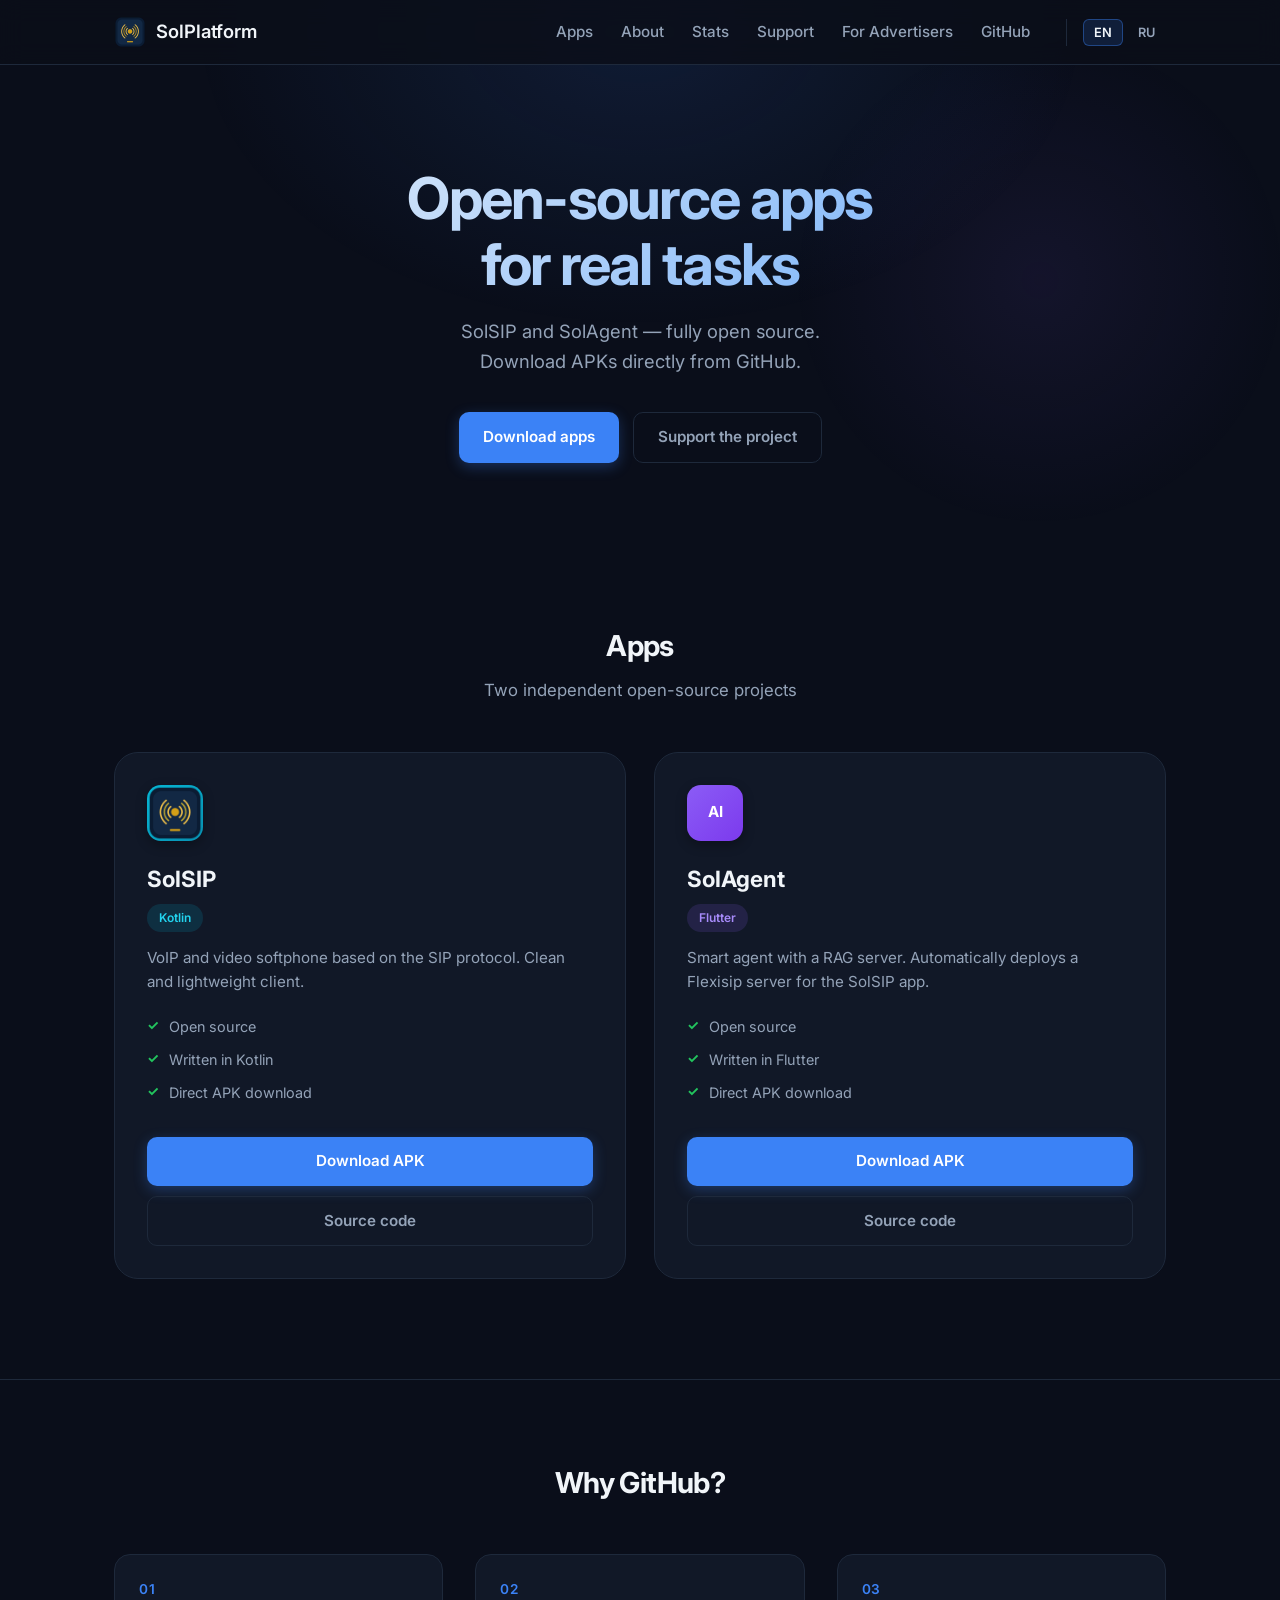
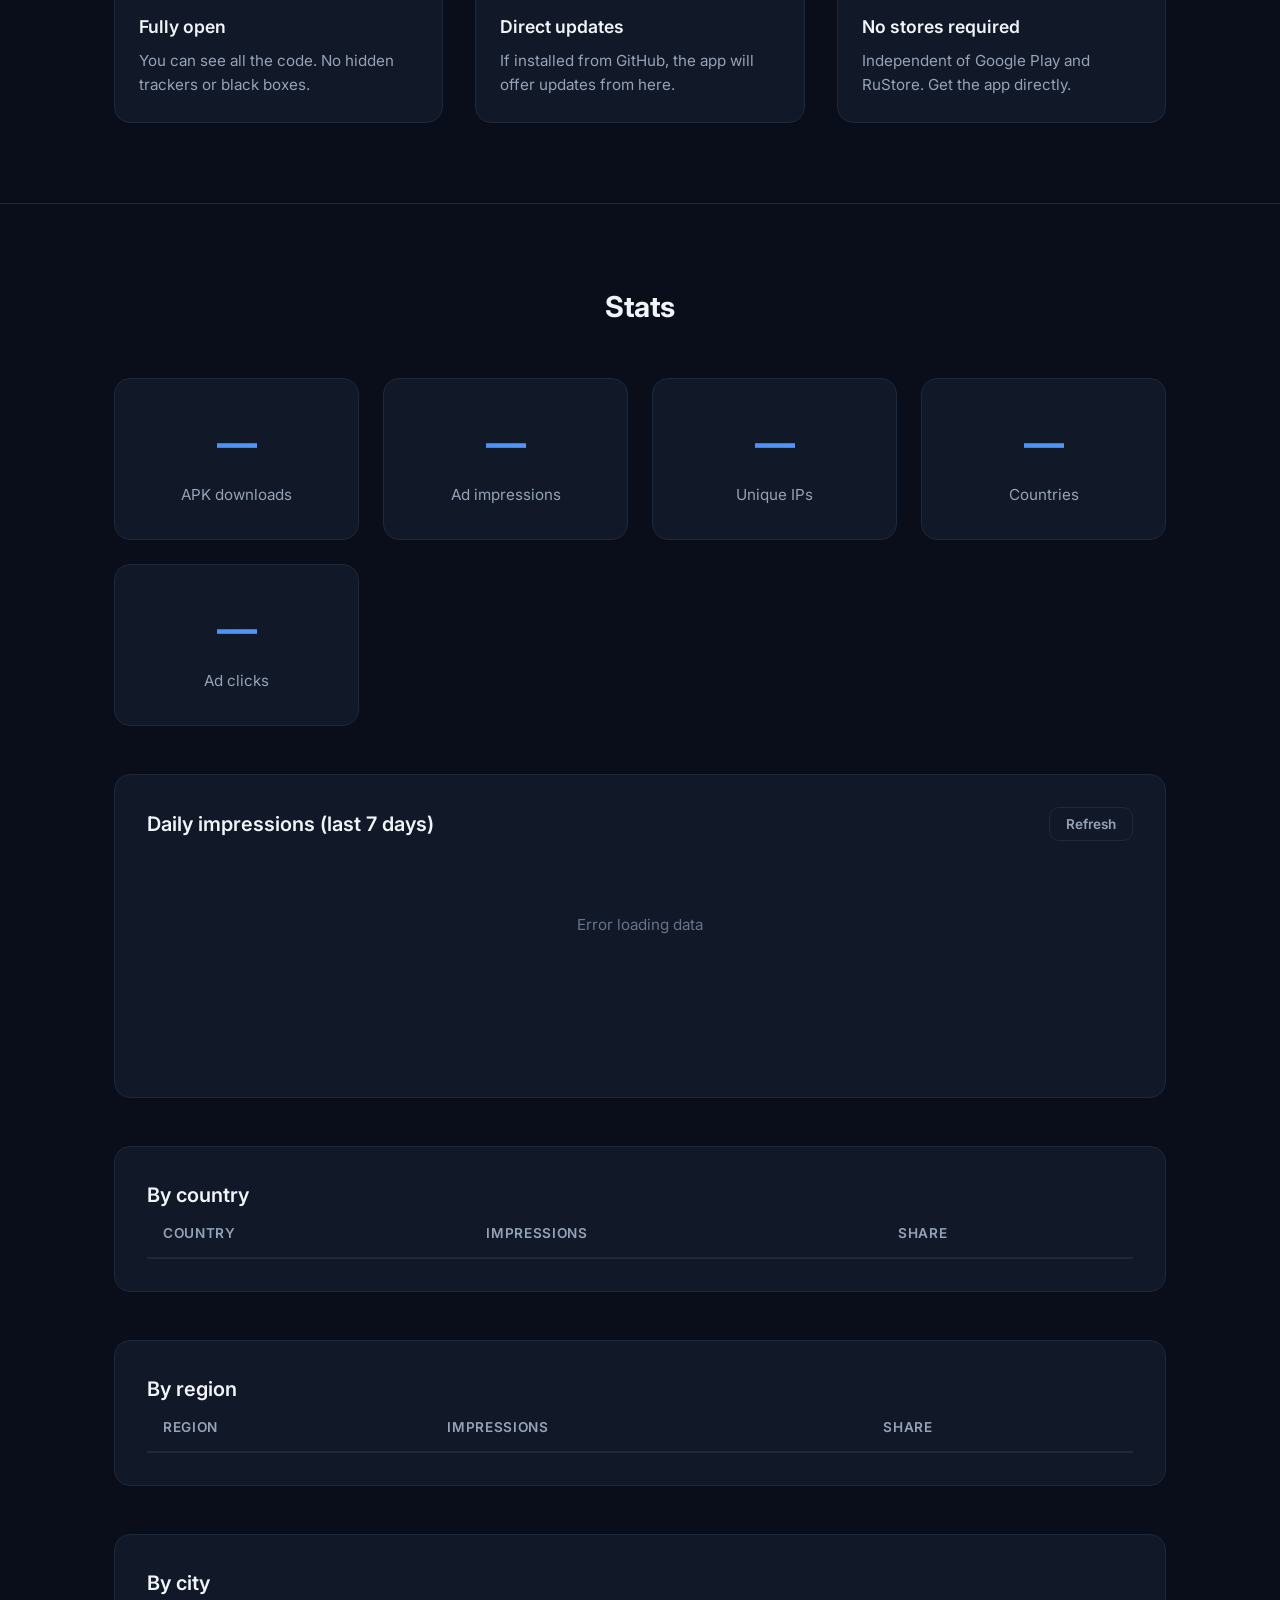
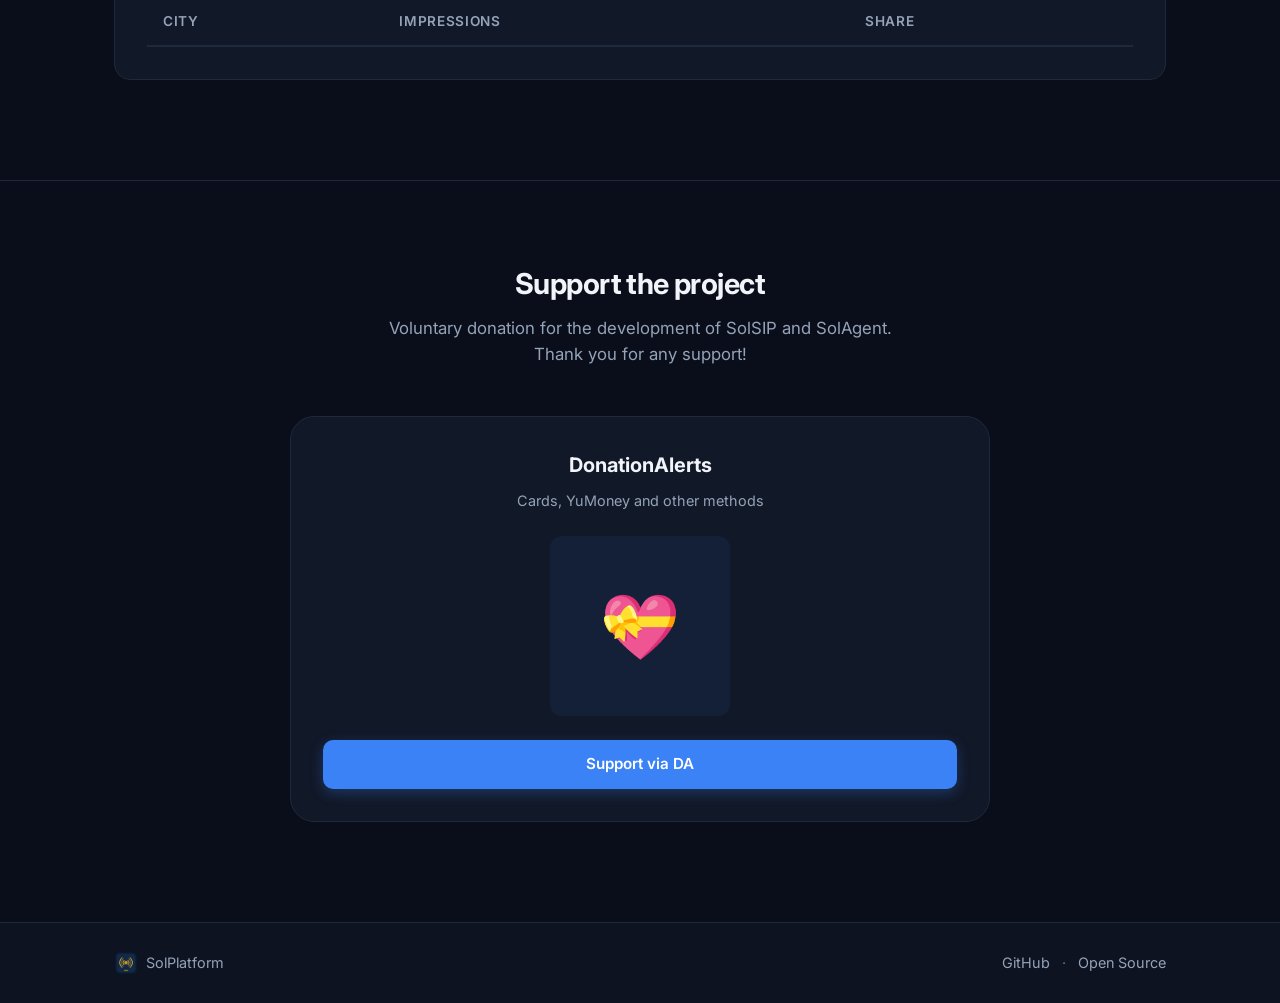
<file: index.html>
<!DOCTYPE html>
<html lang="en">
<head>
  <meta charset="UTF-8" />
  <meta name="viewport" content="width=device-width, initial-scale=1.0" />
  <title>SolPlatform — Open Source Apps</title>
  <meta name="description" content="Download SolSIP and SolAgent — open-source Android apps" />

  <!-- Favicon -->
  <link rel="icon" href="assets/favicon.ico" sizes="any" />
  <link rel="icon" type="image/png" sizes="32x32" href="assets/favicon-32.png" />
  <link rel="icon" type="image/png" sizes="16x16" href="assets/favicon-16.png" />
  <link rel="apple-touch-icon" href="assets/apple-touch-icon.png" />

  <link rel="stylesheet" href="style.css" />
  <link rel="preconnect" href="https://fonts.googleapis.com" />
  <link rel="preconnect" href="https://fonts.gstatic.com" crossorigin />
  <link href="https://fonts.googleapis.com/css2?family=Inter:wght@400;500;600;700&display=swap" rel="stylesheet" />
</head>
<body>
  <div class="bg-glow"></div>

  <header class="header">
    <div class="container">
      <div class="logo">
        <img src="assets/icon.png" alt="SolPlatform" class="logo-icon" />
        <span class="logo-text">SolPlatform</span>
      </div>
      <button type="button" class="menu-toggle" aria-label="Menu">
        <span></span>
        <span></span>
        <span></span>
      </button>
      <nav class="nav">
        <div class="lang-switch">
          <button type="button" class="lang-btn" data-lang="en" aria-label="English">EN</button>
          <button type="button" class="lang-btn" data-lang="ru" aria-label="Русский">RU</button>
        </div>
      </nav>
    </div>
  </header>

  <main>
    <!-- Hero -->
    <section class="hero">
      <div class="container">
        <h1 data-i18n-html="hero.title">Open-source apps<br>for real tasks</h1>
        <p class="hero-subtitle" data-i18n-html="hero.subtitle">
          SolSIP and SolAgent — fully open source.<br>
          Download APKs directly from GitHub.
        </p>
        <div class="hero-actions">
          <a href="#apps" class="btn btn-primary" data-i18n="hero.download">Download apps</a>
          <a href="#donate" class="btn btn-ghost" data-i18n="hero.support">Support the project</a>
        </div>
      </div>
    </section>

    <!-- Apps -->
    <section id="apps" class="apps">
      <div class="container">
        <h2 class="section-title" data-i18n="apps.title">Apps</h2>
        <p class="section-subtitle" data-i18n="apps.subtitle">Two independent open-source projects</p>

        <div class="apps-grid">
          <!-- SolSIP -->
          <article class="app-card">
            <div class="app-icon solsips">
              <img src="assets/icon.png" alt="SolSIP" />
            </div>
            <div class="app-info">
              <h3>SolSIP</h3>
              <span class="badge">Kotlin</span>
              <p data-i18n="apps.solsips.desc">VoIP and video softphone based on the SIP protocol. Clean and lightweight client.</p>
              <ul class="features">
                <li data-i18n="apps.feature.opensource">Open source</li>
                <li data-i18n="apps.solsips.lang">Written in Kotlin</li>
                <li data-i18n="apps.feature.apk">Direct APK download</li>
              </ul>
            </div>
            <div class="app-actions">
              <a href="https://github.com/solplatform/solsips-android/releases/latest"
                 class="btn btn-download"
                 id="download-solsips"
                 target="_blank" rel="noopener"
                 data-i18n="apps.download">
                Download APK
              </a>
              <a href="https://github.com/solplatform/solsips-android"
                 class="btn btn-outline"
                 target="_blank" rel="noopener"
                 data-i18n="apps.source">
                Source code
              </a>
            </div>
          </article>

          <!-- SolAgent -->
          <article class="app-card">
            <div class="app-icon solagent">
              <span>AI</span>
            </div>
            <div class="app-info">
              <h3>SolAgent</h3>
              <span class="badge">Flutter</span>
              <p data-i18n="apps.solagent.desc">Smart agent with a RAG server. Automatically deploys a Flexisip server for the SolSIP app.</p>
              <ul class="features">
                <li data-i18n="apps.feature.opensource">Open source</li>
                <li data-i18n="apps.solagent.lang">Written in Flutter</li>
                <li data-i18n="apps.feature.apk">Direct APK download</li>
              </ul>
            </div>
            <div class="app-actions">
              <a href="https://github.com/solplatform/solagent/releases/latest"
                 class="btn btn-download"
                 id="download-solagent"
                 target="_blank" rel="noopener"
                 data-i18n="apps.download">
                Download APK
              </a>
              <a href="https://github.com/solplatform/solagent"
                 class="btn btn-outline"
                 target="_blank" rel="noopener"
                 data-i18n="apps.source">
                Source code
              </a>
            </div>
          </article>
        </div>
      </div>
    </section>

    <!-- About -->
    <section id="about" class="about">
      <div class="container">
        <h2 class="section-title" data-i18n="about.title">Why GitHub?</h2>
        <div class="about-grid">
          <div class="about-item">
            <div class="about-num">01</div>
            <h4 data-i18n="about.1.title">Fully open</h4>
            <p data-i18n="about.1.desc">You can see all the code. No hidden trackers or black boxes.</p>
          </div>
          <div class="about-item">
            <div class="about-num">02</div>
            <h4 data-i18n="about.2.title">Direct updates</h4>
            <p data-i18n="about.2.desc">If installed from GitHub, the app will offer updates from here.</p>
          </div>
          <div class="about-item">
            <div class="about-num">03</div>
            <h4 data-i18n="about.3.title">No stores required</h4>
            <p data-i18n="about.3.desc">Independent of Google Play and RuStore. Get the app directly.</p>
          </div>
        </div>
      </div>
    </section>


    <!-- Stats -->
    <section id="stats" class="stats">
      <div class="container">
        <h2 class="section-title" data-i18n="stats.title">Stats</h2>
        <div class="stats-grid">
          <div class="stat-card">
            <div class="stat-value" id="download-count">—</div>
            <div class="stat-label" data-i18n="stats.downloads">APK downloads</div>
          </div>
          <div class="stat-card">
            <div class="stat-value" id="promo-count">—</div>
            <div class="stat-label" data-i18n="stats.promo">Ad impressions</div>
          </div>
          <div class="stat-card">
            <div class="stat-value" id="unique-ip-count">—</div>
            <div class="stat-label" data-i18n="stats.unique_ips">Unique IPs</div>
          </div>
          <div class="stat-card">
            <div class="stat-value" id="country-count">—</div>
            <div class="stat-label" data-i18n="stats.countries_count">Countries</div>
          </div>
          <div class="stat-card">
            <div class="stat-value" id="click-count">—</div>
            <div class="stat-label" data-i18n="stats.clicks">Clicks</div>
          </div>
        </div>

        <!-- Daily chart -->
        <div class="stats-detail" id="stats-detail">
          <div class="stats-detail-header">
            <h3 class="stats-detail-title" data-i18n="stats.daily.title">Daily impressions (last 30 days)</h3>
            <button type="button" class="btn btn-sm btn-ghost" id="stats-refresh" data-i18n="stats.refresh">Refresh</button>
          </div>
          <div class="stats-chart" id="stats-chart">
            <div class="stats-chart-placeholder" data-i18n="stats.loading">Loading...</div>
          </div>
        </div>

        <!-- Geo table -->
        <div class="stats-detail" id="stats-geo">
          <h3 class="stats-detail-title" data-i18n="stats.geo.title">By country</h3>
          <div class="stats-table-wrap" id="stats-table-wrap">
            <table class="stats-table" id="stats-table">
              <thead>
                <tr>
                  <th data-i18n="stats.table.country">Country</th>
                  <th data-i18n="stats.table.count">Impressions</th>
                  <th data-i18n="stats.table.share">Share</th>
                </tr>
              </thead>
              <tbody id="stats-table-body">
              </tbody>
            </table>
          </div>
        </div>

        <!-- Regions table -->
        <div class="stats-detail" id="stats-regions">
          <h3 class="stats-detail-title" data-i18n="stats.regions.title">By region</h3>
          <div class="stats-table-wrap">
            <table class="stats-table">
              <thead>
                <tr>
                  <th data-i18n="stats.table.region">Region</th>
                  <th data-i18n="stats.table.count">Impressions</th>
                  <th data-i18n="stats.table.share">Share</th>
                </tr>
              </thead>
              <tbody id="stats-regions-body">
              </tbody>
            </table>
          </div>
        </div>

        <!-- Cities table -->
        <div class="stats-detail" id="stats-cities">
          <h3 class="stats-detail-title" data-i18n="stats.cities.title">By city</h3>
          <div class="stats-table-wrap">
            <table class="stats-table">
              <thead>
                <tr>
                  <th data-i18n="stats.table.city">City</th>
                  <th data-i18n="stats.table.count">Impressions</th>
                  <th data-i18n="stats.table.share">Share</th>
                </tr>
              </thead>
              <tbody id="stats-cities-body">
              </tbody>
            </table>
          </div>
        </div>

        <!--
          Moderator: generate image hashes for promo.json
          Linux:  sha256sum assets/promo/your-image.webp
          Put the hex digest into portrait_sha256 / landscape_sha256 fields.
          App cascade: /promo/{CC}/{REG}/{City}.json → /promo/{CC}/{REG}.json → /promo/{CC}.json → /promo/WORLD.json
        -->
      </div>
    </section>

    <!-- Donate -->
    <section id="donate" class="donate">
      <div class="container">
        <h2 class="section-title" data-i18n="donate.title">Support the project</h2>
        <p class="section-subtitle" data-i18n-html="donate.subtitle">
          Voluntary donation for the development of SolSIP and SolAgent.<br>
          Thank you for any support!
        </p>

        <div class="donate-grid">
          <!-- SBP QR — only for Russian -->
          <div class="donate-card" id="donate-sbp" data-lang-only="ru">
            <h3 data-i18n="donate.sbp.title">SBP (Alfa-Bank)</h3>
            <p class="donate-desc" data-i18n="donate.sbp.desc">Scan the QR code in any banking app</p>
            <div class="qr-wrap">
              <img src="assets/sbp-qr.png" alt="SBP QR code" class="qr-code" />
            </div>
            <a href="https://c2c.cbrpay.ru/BS1I006QM3K8L1C08U682E74VQUFI0H8"
               class="btn btn-download"
               target="_blank" rel="noopener"
               data-i18n="donate.sbp.btn">
              Open SBP link
            </a>
          </div>

          <!-- DonationAlerts -->
          <div class="donate-card">
            <h3>DonationAlerts</h3>
            <p class="donate-desc" data-i18n="donate.da.desc">Cards, YuMoney and other methods</p>
            <div class="donate-icon-wrap">
              <span class="donate-emoji">💝</span>
            </div>
            <a href="https://www.donationalerts.com/r/solptatform"
               class="btn btn-download"
               target="_blank" rel="noopener"
               data-i18n="donate.da.btn">
              Support via DA
            </a>
          </div>
        </div>
      </div>
    </section>
  </main>

  <footer class="footer">
    <div class="container">
      <div class="footer-left">
        <img src="assets/icon.png" alt="SolPlatform" class="logo-icon small" />
        <span>SolPlatform</span>
      </div>
      <div class="footer-right">
        <a href="https://github.com/solplatform" target="_blank" rel="noopener" data-i18n="nav.github">GitHub</a>
        <span class="separator">·</span>
        <span data-i18n="footer.opensource">Open Source</span>
      </div>
    </div>
  </footer>

  <script src="script.js"></script>
</body>
</html>
</file>
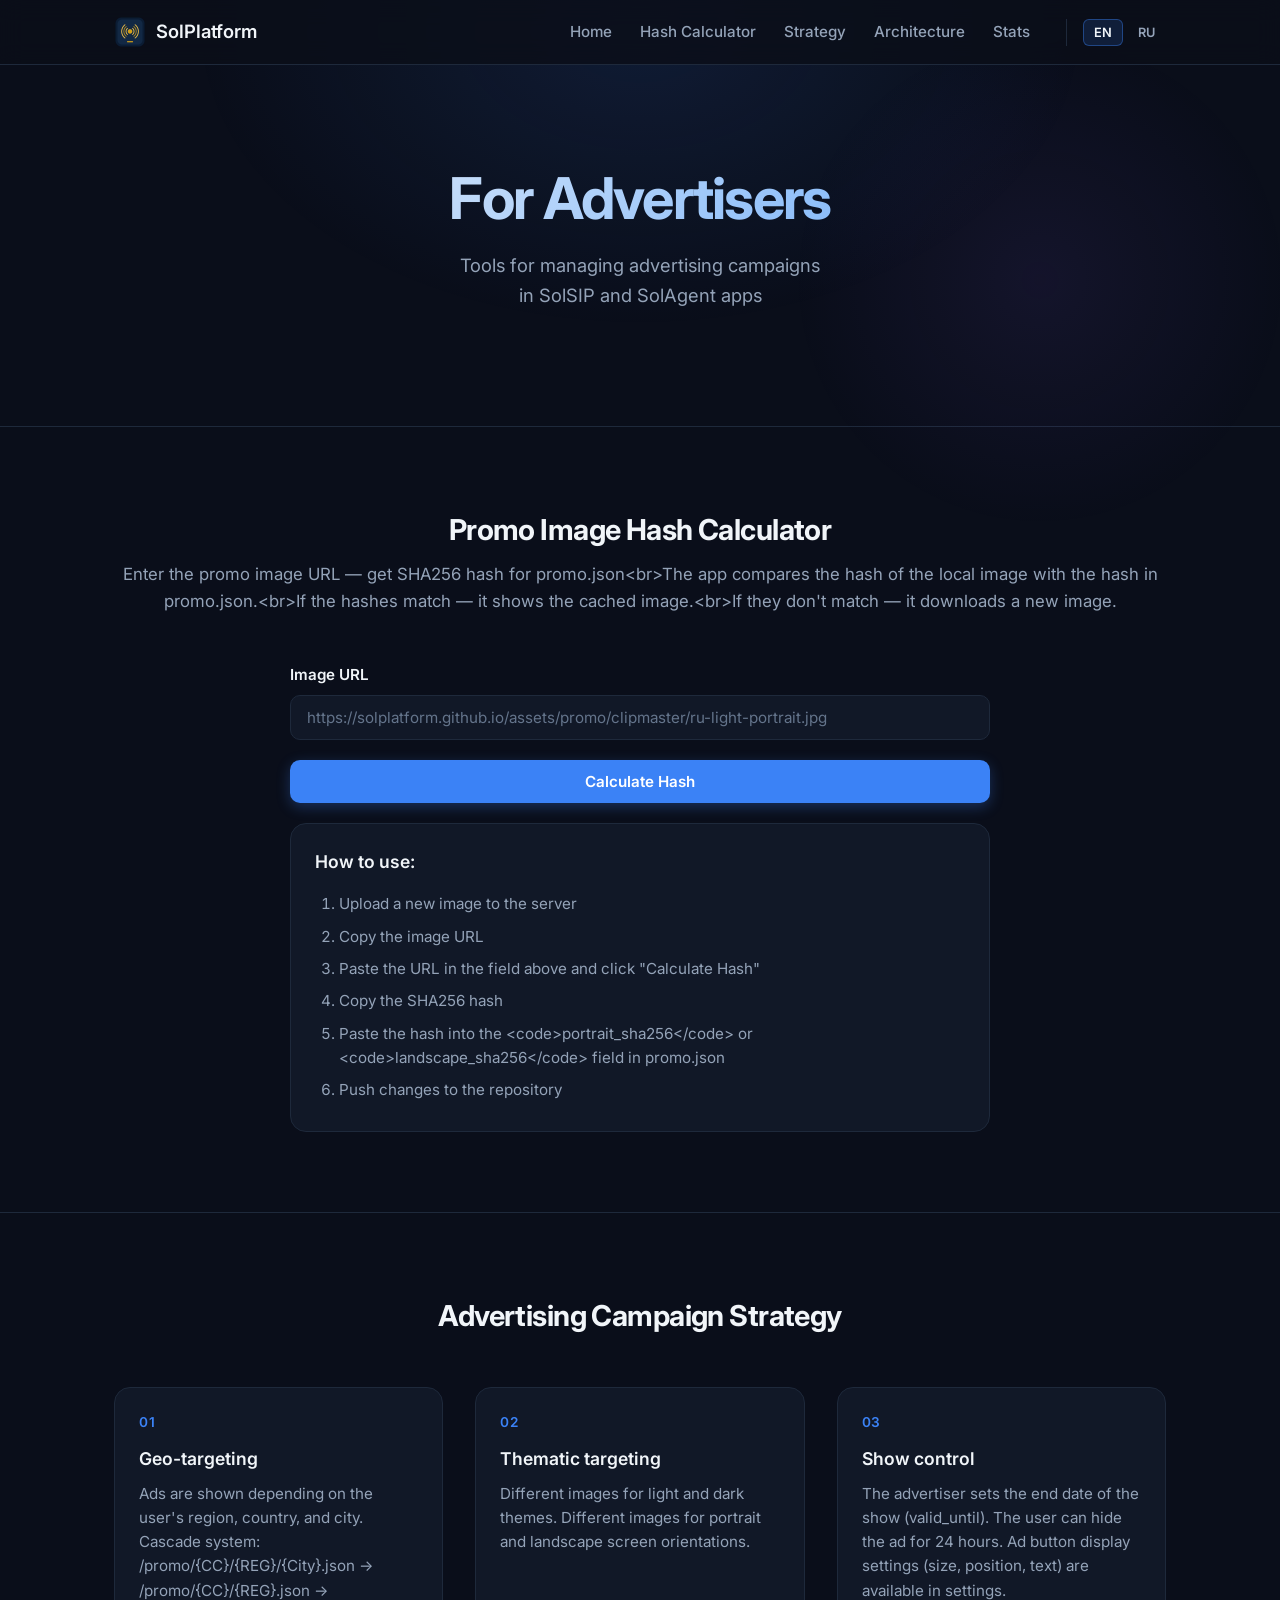
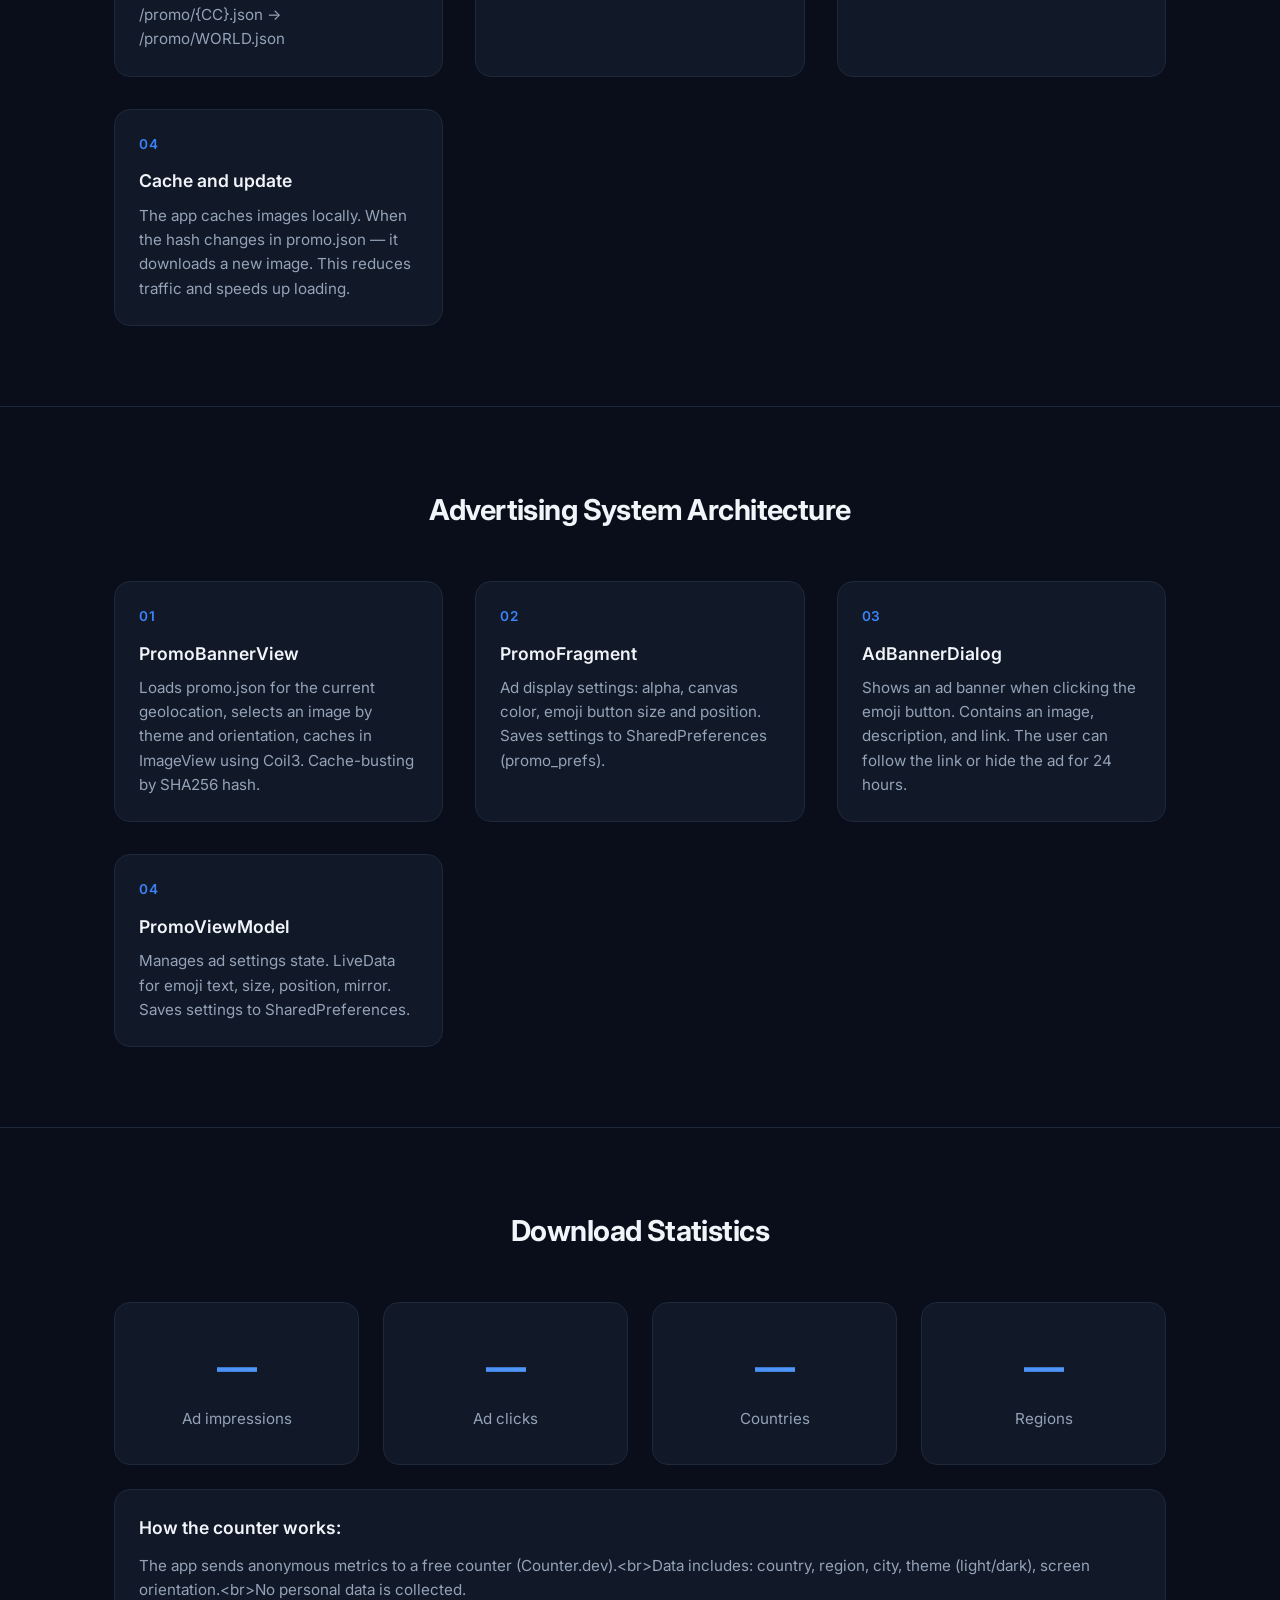
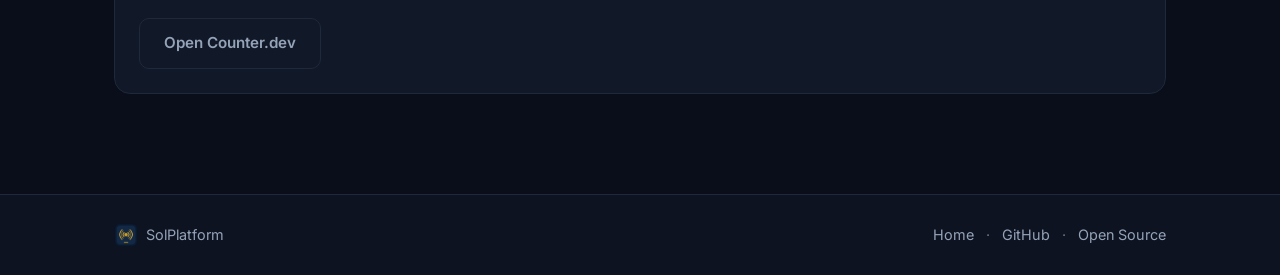
<file: advertisers.html>
<!DOCTYPE html>
<html lang="ru">
<head>
  <meta charset="UTF-8" />
  <meta name="viewport" content="width=device-width, initial-scale=1.0" />
  <title data-i18n="meta.title">SolPlatform — Open Source Apps</title>
  <meta name="description" content="Download SolSIP and SolAgent — open-source Android apps" />

  <link rel="stylesheet" href="style.css" />
  <link rel="preconnect" href="https://fonts.googleapis.com" />
  <link rel="preconnect" href="https://fonts.gstatic.com" crossorigin />
  <link href="https://fonts.googleapis.com/css2?family=Inter:wght@400;500;600;700&display=swap" rel="stylesheet" />
</head>
<body>
  <div class="bg-glow"></div>

  <header class="header">
    <div class="container">
      <div class="logo">
        <img src="assets/icon.png" alt="SolPlatform" class="logo-icon" />
        <span class="logo-text">SolPlatform</span>
      </div>
      <button type="button" class="menu-toggle" aria-label="Menu">
        <span></span>
        <span></span>
        <span></span>
      </button>
      <nav class="nav">
        <div class="lang-switch">
          <button type="button" class="lang-btn" data-lang="en" aria-label="English">EN</button>
          <button type="button" class="lang-btn" data-lang="ru" aria-label="Русский">RU</button>
        </div>
      </nav>
    </div>
  </header>

  <main>
    <!-- Hero -->
    <section class="hero">
      <div class="container">
        <h1 data-i18n="advertisers.title">Для рекламодателей</h1>
        <p class="hero-subtitle" data-i18n-html="advertisers.subtitle">
          Инструменты для управления рекламными кампаниями<br>
          в приложениях SolSIP и SolAgent
        </p>
      </div>
    </section>

    <!-- Hash Calculator -->
    <section id="hash-calc" class="about">
      <div class="container">
        <h2 class="section-title" data-i18n="hash-calc.title">Калькулятор хэшей промо-изображений</h2>
        <p class="section-subtitle" data-i18n="hash-calc.desc">
          Введите URL промо-изображения — получите SHA256 хэш для promo.json<br>
          Приложение сверяет хэш локального изображения с хэшем в promo.json.<br>
          Если хэши совпадают — показывает кэшированное изображение.<br>
          Если не совпадает — скачивает новое изображение.
        </p>

        <div class="hash-calc">
          <div class="hash-input-group">
            <label for="image-url" data-i18n="hash-calc.label">URL изображения</label>
            <input type="url" id="image-url" placeholder="https://solplatform.github.io/assets/promo/clipmaster/ru-light-portrait.jpg" />
          </div>

          <button type="button" id="calc-hash-btn" class="btn btn-primary" data-i18n="hash-calc.calc">Рассчитать хэш</button>

          <div class="hash-result" id="hash-result" style="display:none;">
            <div class="hash-result-item">
              <span class="hash-label" data-i18n="hash-calc.sha256">SHA256:</span>
              <code id="hash-value" class="hash-code"></code>
              <button type="button" id="copy-hash-btn" class="btn btn-outline btn-sm" data-i18n="hash-calc.copy">Копировать</button>
            </div>
          </div>

          <div class="hash-info">
            <h4 data-i18n="hash-calc.how-to-use">Как использовать:</h4>
            <ol>
              <li data-i18n="hash-calc.step1">Загрузите новое изображение на сервер</li>
              <li data-i18n="hash-calc.step2">Скопируйте URL изображения</li>
              <li data-i18n="hash-calc.step3">Вставьте URL в поле выше и нажмите "Рассчитать хэш"</li>
              <li data-i18n="hash-calc.step4">Скопируйте SHA256 хэш</li>
              <li data-i18n="hash-calc.step5">Вставьте хэш в поле <code>portrait_sha256</code> или <code>landscape_sha256</code> в promo.json</li>
              <li data-i18n="hash-calc.step6">Запуште изменения в репозиторий</li>
            </ol>
          </div>
        </div>
      </div>
    </section>

    <!-- Strategy -->
    <section id="strategy" class="about">
      <div class="container">
        <h2 class="section-title" data-i18n="strategy.title">Стратегия рекламной кампании</h2>
        <div class="about-grid">
          <div class="about-item">
            <div class="about-num">01</div>
            <h4 data-i18n="strategy.geo.title">Гео-таргетинг</h4>
            <p data-i18n="strategy.geo.desc">Реклама показывается в зависимости от региона, страны и города пользователя. Каскадная система: /promo/{CC}/{REG}/{City}.json → /promo/{CC}/{REG}.json → /promo/{CC}.json → /promo/WORLD.json</p>
          </div>
          <div class="about-item">
            <div class="about-num">02</div>
            <h4 data-i18n="strategy.theme.title">Тематическое таргетирование</h4>
            <p data-i18n="strategy.theme.desc">Разные изображения для светлой и тёмной темы. Разные изображения для портретной и ландшафтной ориентации экрана.</p>
          </div>
          <div class="about-item">
            <div class="about-num">03</div>
            <h4 data-i18n="strategy.control.title">Контроль показа</h4>
            <p data-i18n="strategy.control.desc">Рекламодатель задаёт дату окончания показа (valid_until). Пользователь может скрыть рекламу на 24 часа. Настройки отображения кнопки рекламы (размер, позиция, текст) доступны в настройках.</p>
          </div>
          <div class="about-item">
            <div class="about-num">04</div>
            <h4 data-i18n="strategy.cache.title">Кэш и обновление</h4>
            <p data-i18n="strategy.cache.desc">Приложение кэширует изображения локально. При изменении хэша в promo.json — скачивает новое изображение. Это снижает трафик и ускоряет загрузку.</p>
          </div>
        </div>
      </div>
    </section>

    <!-- Architecture -->
    <section id="architecture" class="about">
      <div class="container">
        <h2 class="section-title" data-i18n="architecture.title">Архитектура рекламной системы</h2>
        <div class="about-grid">
          <div class="about-item">
            <div class="about-num">01</div>
            <h4>PromoBannerView</h4>
            <p data-i18n="architecture.banner.desc">Загружает promo.json для текущей геолокации, выбирает изображение по теме и ориентации, кэширует в ImageView с помощью Coil3. Cache-busting по SHA256 хэшу.</p>
          </div>
          <div class="about-item">
            <div class="about-num">02</div>
            <h4>PromoFragment</h4>
            <p data-i18n="architecture.fragment.desc">Настройки отображения рекламы: alpha, цвет канваса, размер и позиция кнопки эмодзи. Сохраняет настройки в SharedPreferences (promo_prefs).</p>
          </div>
          <div class="about-item">
            <div class="about-num">03</div>
            <h4>AdBannerDialog</h4>
            <p data-i18n="architecture.dialog.desc">Показывает рекламный баннер при нажатии на кнопку эмодзи. Содержит изображение, описание и ссылку. Пользователь может перейти по ссылке или скрыть рекламу на 24 часа.</p>
          </div>
          <div class="about-item">
            <div class="about-num">04</div>
            <h4>PromoViewModel</h4>
            <p data-i18n="architecture.viewmodel.desc">Управляет состоянием настроек рекламы. LiveData для emoji-текста, размера, позиции, зеркала. Сохраняет настройки в SharedPreferences.</p>
          </div>
        </div>
      </div>
    </section>

    <!-- Stats -->
    <section id="stats-section" class="stats">
      <div class="container">
        <h2 class="section-title" data-i18n="stats.title-advertisers">Статистика загрузок</h2>
        <div class="stats-grid">
          <div class="stat-card">
            <div class="stat-value" id="ad-impressions">—</div>
            <div class="stat-label" data-i18n="stats.impressions">Показов рекламы</div>
          </div>
          <div class="stat-card">
            <div class="stat-value" id="ad-clicks">—</div>
            <div class="stat-label" data-i18n="stats.clicks">Кликов по рекламе</div>
          </div>
          <div class="stat-card">
            <div class="stat-value" id="ad-countries">—</div>
            <div class="stat-label" data-i18n="stats.countries">Стран</div>
          </div>
          <div class="stat-card">
            <div class="stat-value" id="ad-regions">—</div>
            <div class="stat-label" data-i18n="stats.regions">Регионов</div>
          </div>
        </div>

        <div class="hash-info" style="margin-top: 24px;">
          <h4 data-i18n="stats.how-it-works">Как работает счётчик:</h4>
          <p data-i18n="stats.how-it-works.desc">
            Приложение отправляет анонимные метрики на бесплатный счётчик (Counter.dev).<br>
            Данные включают: страну, регион, город, тему (light/dark), ориентацию экрана.<br>
            Никаких персональных данных не собирается.
          </p>
          <a href="https://counter.dev/stats/7Y5B" target="_blank" rel="noopener" class="btn btn-outline" data-i18n="stats.counter.dev">
            Открыть Counter.dev
          </a>
        </div>
      </div>
    </section>
  </main>

  <footer class="footer">
    <div class="container">
      <div class="footer-left">
        <img src="assets/icon.png" alt="SolPlatform" class="logo-icon small" />
        <span>SolPlatform</span>
      </div>
      <div class="footer-right">
        <a href="index.html" data-i18n="nav.home">Главная</a>
        <span class="separator">·</span>
        <a href="https://github.com/solplatform" target="_blank" rel="noopener" data-i18n="nav.github">GitHub</a>
        <span class="separator">·</span>
        <span data-i18n="footer.opensource">Open Source</span>
      </div>
    </div>
  </footer>

  <script src="script.js"></script>
  <script>
    // Hash calculator
    document.getElementById('calc-hash-btn').addEventListener('click', async () => {
      const url = document.getElementById('image-url').value.trim();
      if (!url) {
        alert('Введите URL изображения');
        return;
      }

      const btn = document.getElementById('calc-hash-btn');
      btn.textContent = 'Загрузка...';
      btn.disabled = true;

      try {
        const response = await fetch(url, { mode: 'cors' });
        if (!response.ok) {
          throw new Error(`HTTP ${response.status}`);
        }
        const arrayBuffer = await response.arrayBuffer();
        const hashBuffer = await crypto.subtle.digest('SHA-256', arrayBuffer);
        const hashArray = Array.from(new Uint8Array(hashBuffer));
        const hashHex = hashArray.map(b => b.toString(16).padStart(2, '0')).join('');

        document.getElementById('hash-value').textContent = hashHex;
        document.getElementById('hash-result').style.display = 'block';
      } catch (error) {
        alert('Ошибка при загрузке изображения: ' + error.message + '\n\nУбедитесь, что сервер разрешает CORS.');
      } finally {
        btn.textContent = 'Рассчитать хэш';
        btn.disabled = false;
      }
    });

    // Copy hash
    document.getElementById('copy-hash-btn').addEventListener('click', () => {
      const hash = document.getElementById('hash-value').textContent;
      navigator.clipboard.writeText(hash).then(() => {
        const btn = document.getElementById('copy-hash-btn');
        const originalText = btn.textContent;
        btn.textContent = 'Скопировано!';
        setTimeout(() => btn.textContent = originalText, 2000);
      });
    });
  </script>
</body>
</html>
</file>
<file: style.css>
:root {
  --bg: #0a0e1a;
  --bg-card: #111827;
  --bg-card-hover: #1a2332;
  --border: #1e293b;
  --border-hover: #334155;
  --text: #f1f5f9;
  --text-muted: #94a3b8;
  --text-dim: #64748b;
  --primary: #3b82f6;
  --primary-hover: #60a5fa;
  --primary-glow: rgba(59, 130, 246, 0.15);
  --accent-sip: #06b6d4;
  --accent-agent: #8b5cf6;
  --success: #22c55e;
  --radius: 16px;
  --radius-sm: 10px;
  --radius-lg: 24px;
  --shadow-card: 0 4px 24px rgba(0, 0, 0, 0.3);
  --shadow-card-hover: 0 8px 32px rgba(0, 0, 0, 0.4);
  --transition: 0.25s cubic-bezier(0.4, 0, 0.2, 1);
}

* {
  margin: 0;
  padding: 0;
  box-sizing: border-box;
}

img {
  max-width: 100%;
  height: auto;
}

html {
  scroll-behavior: smooth;
}

body {
  font-family: 'Inter', system-ui, -apple-system, sans-serif;
  background: var(--bg);
  color: var(--text);
  line-height: 1.6;
  min-height: 100vh;
  overflow-x: hidden;
  -webkit-font-smoothing: antialiased;
  -moz-osx-font-smoothing: grayscale;
}

.bg-glow {
  position: fixed;
  top: -30%;
  left: 50%;
  transform: translateX(-50%);
  width: min(900px, 90vw);
  height: 600px;
  background: radial-gradient(ellipse, rgba(59, 130, 246, 0.12) 0%, transparent 70%);
  pointer-events: none;
  z-index: 0;
}

/* Second subtle glow for depth */
.bg-glow::after {
  content: '';
  position: absolute;
  bottom: -200px;
  right: -200px;
  width: 500px;
  height: 500px;
  background: radial-gradient(circle, rgba(139, 92, 246, 0.08) 0%, transparent 70%);
  pointer-events: none;
}

.container {
  max-width: 1100px;
  margin: 0 auto;
  padding: 0 24px;
  position: relative;
  z-index: 1;
}

/* Header */
.header {
  padding: 16px 0;
  border-bottom: 1px solid var(--border);
  backdrop-filter: blur(12px);
  position: sticky;
  top: 0;
  z-index: 100;
  background: rgba(11, 15, 25, 0.85);
}

.header .container {
  display: flex;
  align-items: center;
  justify-content: space-between;
}

.logo {
  display: flex;
  align-items: center;
  gap: 10px;
  font-weight: 600;
  font-size: 1.15rem;
  z-index: 110;
}

.logo-icon {
  width: 32px !important;
  height: 32px !important;
  min-width: 32px;
  min-height: 32px;
  max-width: 32px;
  max-height: 32px;
  border-radius: 8px;
  object-fit: cover;
  display: block;
}

.logo-icon.small {
  width: 24px !important;
  height: 24px !important;
  min-width: 24px;
  min-height: 24px;
  max-width: 24px;
  max-height: 24px;
  border-radius: 6px;
}

.nav {
  display: flex;
  gap: 28px;
  align-items: center;
}

.nav a {
  color: var(--text-muted);
  text-decoration: none;
  font-size: 0.95rem;
  font-weight: 500;
  transition: color 0.2s;
}

.nav a:hover {
  color: var(--text);
}

/* Hamburger menu */
.menu-toggle {
  display: none;
  flex-direction: column;
  gap: 5px;
  background: none;
  border: none;
  cursor: pointer;
  padding: 4px;
  z-index: 110;
}

.menu-toggle span {
  display: block;
  width: 24px;
  height: 2px;
  background: var(--text);
  border-radius: 2px;
  transition: all 0.3s ease;
}

.menu-toggle.active span:nth-child(1) {
  transform: rotate(45deg) translate(5px, 5px);
}

.menu-toggle.active span:nth-child(2) {
  opacity: 0;
}

.menu-toggle.active span:nth-child(3) {
  transform: rotate(-45deg) translate(5px, -5px);
}

/* Hero */
.hero {
  padding: 100px 0 80px;
  text-align: center;
}

.hero h1 {
  font-size: clamp(2.4rem, 5vw, 3.6rem);
  font-weight: 700;
  line-height: 1.15;
  letter-spacing: -0.03em;
  margin-bottom: 20px;
  background: linear-gradient(135deg, var(--text) 0%, var(--primary-hover) 100%);
  -webkit-background-clip: text;
  -webkit-text-fill-color: transparent;
  background-clip: text;
}

.hero-subtitle {
  font-size: 1.15rem;
  color: var(--text-muted);
  max-width: 520px;
  margin: 0 auto 36px;
}

.hero-actions {
  display: flex;
  gap: 14px;
  justify-content: center;
  flex-wrap: wrap;
}

/* Buttons */
.btn {
  display: inline-flex;
  align-items: center;
  justify-content: center;
  padding: 12px 24px;
  border-radius: 10px;
  font-weight: 600;
  font-size: 0.95rem;
  text-decoration: none;
  transition: all var(--transition);
  cursor: pointer;
  border: none;
  font-family: inherit;
}

.btn-primary {
  background: var(--primary);
  color: white;
  box-shadow: 0 4px 14px rgba(59, 130, 246, 0.3);
}

.btn-primary:hover {
  background: var(--primary-hover);
  transform: translateY(-2px);
  box-shadow: 0 6px 20px rgba(59, 130, 246, 0.4);
}

.btn-primary:active {
  transform: translateY(0);
}

.btn-ghost {
  background: transparent;
  color: var(--text-muted);
  border: 1px solid var(--border);
}

.btn-ghost:hover {
  border-color: var(--border-hover);
  color: var(--text);
  background: rgba(255, 255, 255, 0.03);
}

.btn-download {
  background: var(--primary);
  color: white;
  width: 100%;
  box-shadow: 0 4px 14px rgba(59, 130, 246, 0.3);
}

.btn-download:hover {
  background: var(--primary-hover);
  transform: translateY(-2px);
  box-shadow: 0 6px 20px rgba(59, 130, 246, 0.4);
}

.btn-outline {
  background: transparent;
  color: var(--text-muted);
  border: 1px solid var(--border);
  width: 100%;
}

.btn-outline:hover {
  border-color: var(--border-hover);
  color: var(--text);
  background: rgba(255, 255, 255, 0.03);
}

/* Apps section */
.apps {
  padding: 80px 0 100px;
}

.section-title {
  font-size: 1.8rem;
  font-weight: 700;
  text-align: center;
  margin-bottom: 8px;
  letter-spacing: -0.02em;
}

.section-subtitle {
  text-align: center;
  color: var(--text-muted);
  margin-bottom: 48px;
  font-size: 1.05rem;
}

.apps-grid {
  display: grid;
  grid-template-columns: repeat(auto-fit, minmax(320px, 1fr));
  gap: 28px;
}

.app-card {
  background: var(--bg-card);
  border: 1px solid var(--border);
  border-radius: var(--radius-lg);
  padding: 32px;
  display: flex;
  flex-direction: column;
  transition: all var(--transition);
  position: relative;
  overflow: hidden;
}

.app-card::before {
  content: '';
  position: absolute;
  top: 0;
  left: 0;
  right: 0;
  height: 3px;
  opacity: 0;
  transition: opacity var(--transition);
}

.app-card:hover::before {
  opacity: 1;
}

.app-card:nth-child(1)::before {
  background: linear-gradient(90deg, var(--accent-sip), var(--primary));
}

.app-card:nth-child(2)::before {
  background: linear-gradient(90deg, var(--accent-agent), #a78bfa);
}

.app-card:hover {
  border-color: var(--border-hover);
  transform: translateY(-4px);
  box-shadow: var(--shadow-card-hover);
  background: var(--bg-card-hover);
}

.app-icon {
  width: 56px;
  height: 56px;
  min-width: 56px;
  min-height: 56px;
  border-radius: 14px;
  display: flex;
  align-items: center;
  justify-content: center;
  font-weight: 700;
  font-size: 0.95rem;
  color: white;
  margin-bottom: 20px;
  overflow: hidden;
  box-shadow: 0 4px 12px rgba(0, 0, 0, 0.3);
}

.app-icon img {
  width: 56px !important;
  height: 56px !important;
  max-width: 56px;
  max-height: 56px;
  object-fit: cover;
  display: block;
}

.app-icon.solsips {
  background: linear-gradient(135deg, #06b6d4, #0891b2);
}

.app-icon.solagent {
  background: linear-gradient(135deg, #8b5cf6, #7c3aed);
}

.app-info h3 {
  font-size: 1.4rem;
  font-weight: 700;
  margin-bottom: 8px;
}

.badge {
  display: inline-block;
  font-size: 0.75rem;
  font-weight: 600;
  padding: 4px 12px;
  border-radius: 20px;
  margin-bottom: 14px;
}

.app-card:nth-child(1) .badge {
  background: rgba(6, 182, 212, 0.15);
  color: #22d3ee;
}

.app-card:nth-child(2) .badge {
  background: rgba(139, 92, 246, 0.15);
  color: #a78bfa;
}

.app-info p {
  color: var(--text-muted);
  font-size: 0.95rem;
  margin-bottom: 16px;
}

.features {
  list-style: none;
  margin-bottom: 28px;
}

.features li {
  font-size: 0.9rem;
  color: var(--text-muted);
  padding: 5px 0;
  padding-left: 22px;
  position: relative;
}

.features li::before {
  content: "✓";
  position: absolute;
  left: 0;
  color: var(--success);
  font-weight: 700;
  font-size: 0.85rem;
}

.app-actions {
  margin-top: auto;
  display: flex;
  flex-direction: column;
  gap: 10px;
}

/* About */
.about {
  padding: 80px 0;
  border-top: 1px solid var(--border);
}

.about-grid {
  display: grid;
  grid-template-columns: repeat(auto-fit, minmax(240px, 1fr));
  gap: 32px;
  margin-top: 48px;
}

.about-num {
  font-size: 0.85rem;
  font-weight: 600;
  color: var(--primary);
  margin-bottom: 12px;
  letter-spacing: 0.05em;
}

.about-item {
  padding: 24px;
  background: var(--bg-card);
  border: 1px solid var(--border);
  border-radius: var(--radius);
  transition: all var(--transition);
}

.about-item:hover {
  border-color: var(--border-hover);
  background: var(--bg-card-hover);
  transform: translateY(-2px);
}

.about-item h4 {
  font-size: 1.1rem;
  margin-bottom: 8px;
  font-weight: 600;
}

.about-item p {
  color: var(--text-muted);
  font-size: 0.95rem;
}

/* Footer */
.footer {
  padding: 28px 0;
  border-top: 1px solid var(--border);
  background: rgba(17, 24, 39, 0.5);
}

.footer .container {
  display: flex;
  align-items: center;
  justify-content: space-between;
  font-size: 0.9rem;
  color: var(--text-muted);
}

.footer-left {
  display: flex;
  align-items: center;
  gap: 8px;
}

.footer a {
  color: var(--text-muted);
  text-decoration: none;
  transition: color var(--transition);
}

.footer a:hover {
  color: var(--text);
}

.separator {
  margin: 0 8px;
  color: var(--text-dim);
}

/* Responsive */
@media (max-width: 640px) {
  .menu-toggle {
    display: flex;
  }

  .nav {
    position: fixed;
    top: 64px;
    left: 0;
    right: 0;
    background: rgba(11, 15, 25, 0.95);
    backdrop-filter: blur(12px);
    flex-direction: column;
    gap: 0;
    padding: 0;
    max-height: 0;
    overflow: hidden;
    transition: max-height 0.3s ease, padding 0.3s ease;
    border-bottom: 1px solid transparent;
  }

  .nav.open {
    max-height: 400px;
    padding: 16px 0;
    border-bottom-color: var(--border);
  }

  .nav a {
    display: block;
    padding: 12px 24px;
    font-size: 1rem;
  }

  .nav a:hover {
    background: rgba(255, 255, 255, 0.05);
  }

  .lang-switch {
    display: flex;
    justify-content: center;
    padding: 8px 24px 12px;
    border-left: none;
    margin-left: 0;
    padding-left: 0;
  }

  .hero {
    padding: 50px 0 40px;
  }

  .hero h1 {
    font-size: 2rem;
  }

  .hero-subtitle {
    font-size: 1rem;
  }

  .hero-actions {
    flex-direction: column;
    align-items: center;
  }

  .hero-actions .btn {
    width: 100%;
    max-width: 280px;
  }

  .app-card {
    padding: 24px;
  }

  .apps-grid {
    grid-template-columns: 1fr;
  }
}

/* Donate */
.donate {
  padding: 80px 0 100px;
  border-top: 1px solid var(--border);
}

.donate-grid {
  display: grid;
  grid-template-columns: repeat(auto-fit, minmax(280px, 1fr));
  gap: 28px;
  margin-top: 48px;
  max-width: 700px;
  margin-left: auto;
  margin-right: auto;
}

.donate-card {
  background: var(--bg-card);
  border: 1px solid var(--border);
  border-radius: var(--radius-lg);
  padding: 32px;
  display: flex;
  flex-direction: column;
  align-items: center;
  text-align: center;
  transition: all var(--transition);
}

.donate-card:hover {
  border-color: var(--border-hover);
  transform: translateY(-4px);
  box-shadow: var(--shadow-card-hover);
}

.donate-card h3 {
  font-size: 1.25rem;
  font-weight: 700;
  margin-bottom: 8px;
}

.donate-desc {
  color: var(--text-muted);
  font-size: 0.9rem;
  margin-bottom: 24px;
}

.qr-wrap {
  background: #fff;
  padding: 16px;
  border-radius: 12px;
  margin-bottom: 24px;
  line-height: 0;
}

.qr-code {
  width: 180px !important;
  height: 180px !important;
  max-width: 180px;
  max-height: 180px;
  display: block;
}

.donate-icon-wrap {
  width: 180px;
  height: 180px;
  display: flex;
  align-items: center;
  justify-content: center;
  margin-bottom: 24px;
  background: rgba(59, 130, 246, 0.08);
  border-radius: 12px;
}

.donate-emoji {
  font-size: 4rem;
}

.donate-card .btn {
  width: 100%;
}

/* Language switcher */
.lang-switch {
  display: flex;
  gap: 4px;
  margin-left: 8px;
  padding-left: 16px;
  border-left: 1px solid var(--border);
}

.lang-btn {
  background: transparent;
  border: 1px solid transparent;
  color: var(--text-muted);
  font-family: inherit;
  font-size: 0.8rem;
  font-weight: 600;
  padding: 5px 10px;
  border-radius: 6px;
  cursor: pointer;
  transition: all var(--transition);
}

.lang-btn:hover {
  color: var(--text);
  border-color: var(--border);
  background: rgba(255, 255, 255, 0.03);
}

.lang-btn.active {
  color: var(--text);
  background: var(--primary-glow);
  border-color: rgba(59, 130, 246, 0.4);
}

.lang-hidden {
  display: none !important;
}

/* Advertisers page */
.hash-calc {
  max-width: 700px;
  margin: 48px auto 0;
  display: flex;
  flex-direction: column;
  gap: 20px;
}

.hash-input-group {
  display: flex;
  flex-direction: column;
  gap: 8px;
}

.hash-input-group label {
  font-size: 0.95rem;
  font-weight: 600;
  color: var(--text);
}

.hash-input-group input {
  padding: 12px 16px;
  border-radius: var(--radius-sm);
  border: 1px solid var(--border);
  background: var(--bg-card);
  color: var(--text);
  font-family: inherit;
  font-size: 0.95rem;
  transition: all var(--transition);
}

.hash-input-group input::placeholder {
  color: var(--text-dim);
}

.hash-input-group input:focus {
  outline: none;
  border-color: var(--primary);
  box-shadow: 0 0 0 3px var(--primary-glow);
}

.hash-result {
  background: var(--bg-card);
  border: 1px solid var(--border);
  border-radius: var(--radius);
  padding: 20px;
}

.hash-result-item {
  display: flex;
  align-items: center;
  gap: 12px;
  flex-wrap: wrap;
}

.hash-label {
  font-weight: 600;
  color: var(--text-muted);
  font-size: 0.9rem;
}

.hash-code {
  font-family: 'Fira Code', 'Consolas', monospace;
  font-size: 0.85rem;
  color: var(--success);
  word-break: break-all;
  flex: 1;
  min-width: 200px;
}

.btn-sm {
  padding: 8px 16px;
  font-size: 0.85rem;
}

.hash-info {
  background: var(--bg-card);
  border: 1px solid var(--border);
  border-radius: var(--radius);
  padding: 24px;
}

.hash-info h4 {
  font-size: 1.1rem;
  margin-bottom: 12px;
  font-weight: 600;
}

.hash-info p {
  color: var(--text-muted);
  font-size: 0.95rem;
  margin-bottom: 16px;
}

.hash-info ol {
  padding-left: 24px;
  color: var(--text-muted);
  font-size: 0.95rem;
}

.hash-info ol li {
  padding: 4px 0;
}

.hash-info code {
  background: var(--primary-glow);
  color: var(--primary-hover);
  padding: 2px 8px;
  border-radius: 4px;
  font-size: 0.9rem;
}

.hash-info .btn {
  display: inline-block;
  width: auto;
}

/* Fade-in animation */
@keyframes fadeInUp {
  from {
    opacity: 0;
    transform: translateY(20px);
  }
  to {
    opacity: 1;
    transform: translateY(0);
  }
}

.container {
  max-width: 1100px;
  margin: 0 auto;
  padding: 0 24px;
  position: relative;
  z-index: 1;
}

/* Section animations */
section {
  animation: fadeInUp 0.6s ease-out;
}

/* Selection color */
::selection {
  background: var(--primary);
  color: white;
}

/* Scrollbar */
::-webkit-scrollbar {
  width: 8px;
}

::-webkit-scrollbar-track {
  background: var(--bg);
}

::-webkit-scrollbar-thumb {
  background: var(--border);
  border-radius: 4px;
}

::-webkit-scrollbar-thumb:hover {
  background: var(--border-hover);
}

/* Stats page */
.stats {
  padding: 80px 0 100px;
  border-top: 1px solid var(--border);
}

.stats-grid {
  display: grid;
  grid-template-columns: repeat(auto-fit, minmax(200px, 1fr));
  gap: 24px;
  margin-top: 48px;
}

.stat-card {
  background: var(--bg-card);
  border: 1px solid var(--border);
  border-radius: var(--radius);
  padding: 32px;
  text-align: center;
  transition: all var(--transition);
}

.stat-card:hover {
  border-color: var(--border-hover);
  background: var(--bg-card-hover);
  transform: translateY(-2px);
}

.stat-value {
  font-size: 2.5rem;
  font-weight: 700;
  background: linear-gradient(135deg, var(--primary), var(--primary-hover));
  -webkit-background-clip: text;
  -webkit-text-fill-color: transparent;
  background-clip: text;
  margin-bottom: 8px;
}

.stat-label {
  color: var(--text-muted);
  font-size: 0.95rem;
}

/* Stats detail sections */
.stats-detail {
  margin-top: 48px;
  background: var(--bg-card);
  border: 1px solid var(--border);
  border-radius: var(--radius);
  padding: 32px;
}

.stats-detail-header {
  display: flex;
  align-items: center;
  justify-content: space-between;
  margin-bottom: 24px;
  gap: 16px;
  flex-wrap: wrap;
}

.stats-detail-title {
  font-size: 1.25rem;
  font-weight: 600;
  margin: 0;
}

/* Bar chart */
.stats-chart {
  min-height: 200px;
}

.stats-chart-placeholder {
  color: var(--text-dim);
  text-align: center;
  padding: 48px 0;
  font-size: 0.95rem;
}

.stats-bars {
  display: flex;
  align-items: flex-end;
  gap: 4px;
  height: 200px;
  padding: 0 4px;
  overflow-x: auto;
}

.stats-bar-item {
  flex: 1;
  min-width: 20px;
  max-width: 40px;
  display: flex;
  flex-direction: column;
  align-items: center;
  gap: 4px;
  height: 100%;
  justify-content: flex-end;
}

.stats-bar {
  width: 100%;
  background: linear-gradient(to top, var(--primary), var(--primary-hover));
  border-radius: 4px 4px 0 0;
  min-height: 2px;
  transition: all var(--transition);
  cursor: pointer;
}

.stats-bar:hover {
  opacity: 0.8;
  transform: scaleY(1.02);
}

.stats-bar-label {
  font-size: 0.65rem;
  color: var(--text-dim);
  white-space: nowrap;
  text-align: center;
}

/* Geo table */
.stats-table-wrap {
  overflow-x: auto;
}

.stats-table {
  width: 100%;
  border-collapse: collapse;
  font-size: 0.95rem;
}

.stats-table thead th {
  text-align: left;
  padding: 12px 16px;
  border-bottom: 2px solid var(--border);
  color: var(--text-muted);
  font-weight: 600;
  font-size: 0.85rem;
  text-transform: uppercase;
  letter-spacing: 0.05em;
}

.stats-table tbody td {
  padding: 12px 16px;
  border-bottom: 1px solid var(--border);
  color: var(--text);
}

.stats-table tbody tr:hover {
  background: var(--primary-glow);
}

.stats-table tbody tr:last-child td {
  border-bottom: none;
}

.stats-table-empty {
  text-align: center;
  padding: 32px 0;
  color: var(--text-dim);
}

/* Responsive for stats */
@media (max-width: 640px) {
  .stats-detail {
    padding: 20px;
  }

  .stats-bars {
    height: 150px;
  }

  .stats-bar-item {
    min-width: 16px;
  }

  .stats-bar-label {
    font-size: 0.55rem;
  }

  .stats-table {
    font-size: 0.85rem;
  }

  .stats-table thead th,
  .stats-table tbody td {
    padding: 8px 10px;
  }
}
</file>
